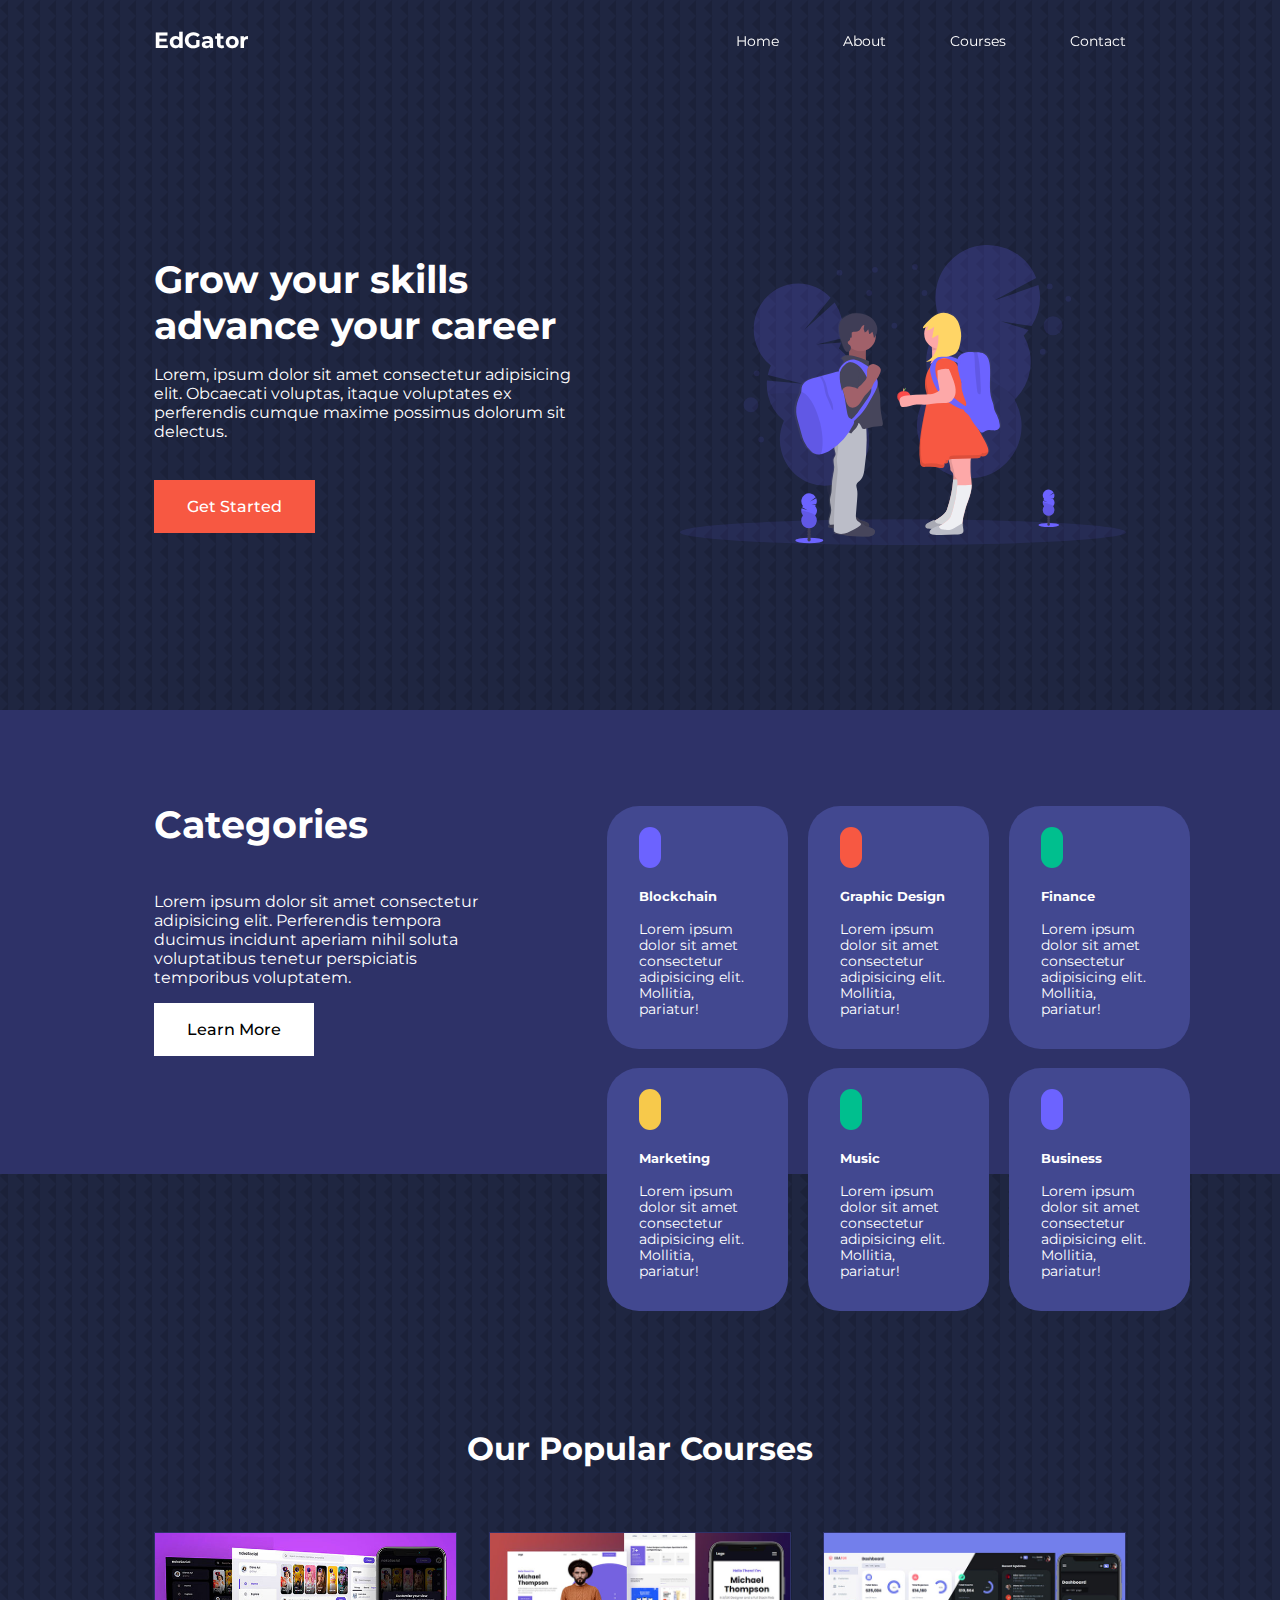
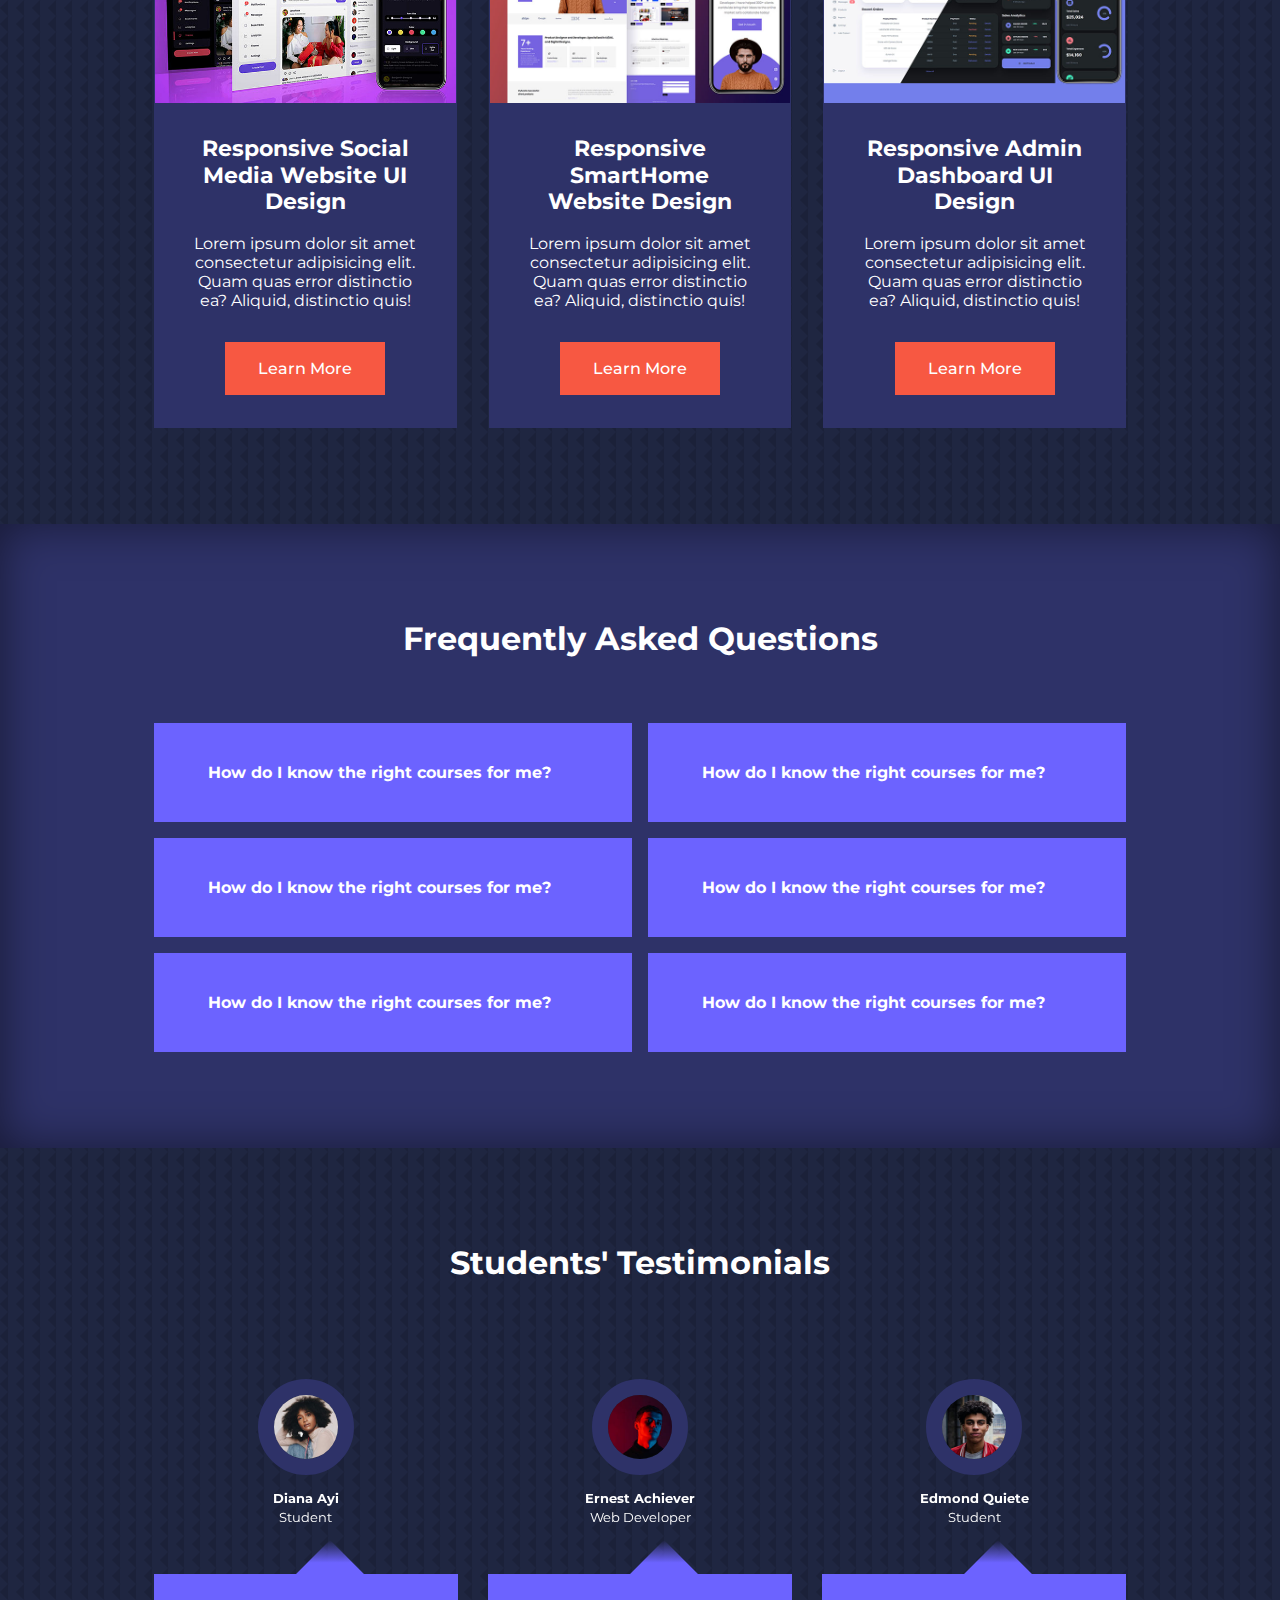
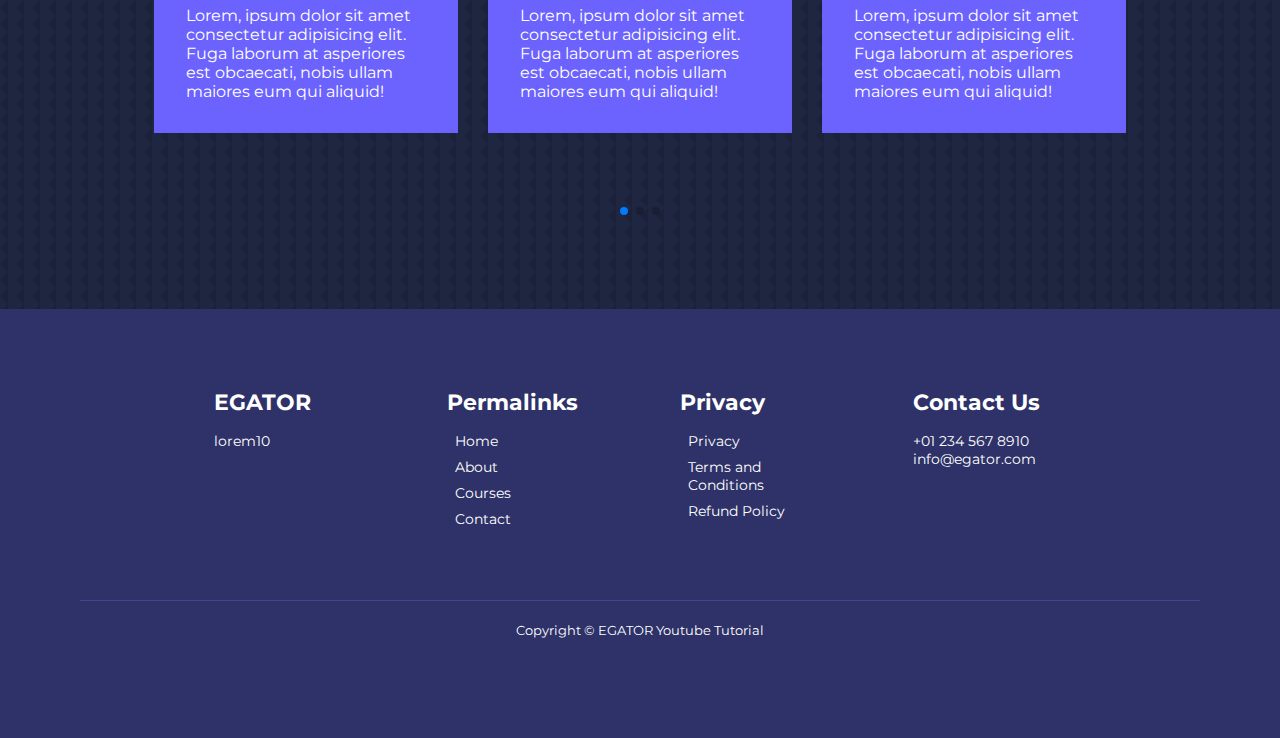
<file: index.html>
<!DOCTYPE html>
<html lang="en">
<head>
    <meta charset="UTF-8">
    <meta http-equiv="X-UA-Compatible" content="IE=edge">
    <meta name="viewport" content="width=device-width, initial-scale=1.0">
    <title>Responsive Multipage Education Website Using HTML, CSS & JavaScript</title>
    <!-- Iconscout CDN -->
    <link rel="stylesheet" href="https://unicons.iconscout.com/release/v2.1.6/css/unicons.css">
    <!-- font families-->
    <link rel="preconnect" href="https://fonts.googleapis.com">
    <link rel="preconnect" href="https://fonts.gstatic.com" crossorigin>
    <link href="https://fonts.googleapis.com/css2?family=Montserrat:wght@300;400;600;700;800&family=Roboto:ital,wght@0,400;0,500;0,700;1,300&display=swap" rel="stylesheet">
    <link rel="stylesheet" href="https://cdn.jsdelivr.net/npm/swiper@8/swiper-bundle.min.css"/>
    <!-- custom css -->
    <link rel="stylesheet" href="css/style.css">
    <style>
        body {
            background-image: url(./images/bg-texture.png);
        }
    </style>
</head>
<body>
    <nav>
        <div class="container nav__container">
            <a href="index.html"><h4>EdGator</h4></a>
            <ul class="nav__menu">
                <li><a href="index.html">Home</a></li>
                <li><a href="about.html">About</a></li>
                <li><a href="courses.html">Courses</a></li>
                <li><a href="contact.html">Contact</a></li>
            </ul>
            <button id="open-menu-btn"><i class="uil uil-bars"></i></button>
            <button id="close-menu-btn"><i class="uil uil-multiply"></i></button>
        </div>
    </nav>
<!-- Header -->
<header>
    <div class="container header__container">
        <div class="header__left">
        <h1>Grow your skills advance your career</h1>
        <p>Lorem, ipsum dolor sit amet consectetur adipisicing elit. Obcaecati voluptas, itaque voluptates ex perferendis cumque maxime possimus dolorum sit delectus.</p>
        <a href="courses.html" class="btn btn-primary">Get Started</a>
        </div>
        <div class="header__right">
            <div class="header__right-image">
                <img src="./images/header.svg" alt="Header Photo">
            </div>
        </div>
    </div>
</header>
<section class="categories">
    <div class="container categories__container">
        <div class="categories_left">
            <h1>Categories</h1>
            <p>Lorem ipsum dolor sit amet consectetur adipisicing elit. Perferendis tempora ducimus incidunt aperiam nihil soluta voluptatibus tenetur perspiciatis temporibus voluptatem.
            </p>
            <a href="#" class="btn">Learn More</a>
        </div>
        <div class="categories_right">
            <article class="category">
                <span class="category__icon"><i class="uil uil-bitcoin-circle"></i></span>
                <h5>Blockchain</h5>
                <p>Lorem ipsum dolor sit amet consectetur adipisicing elit. Mollitia, pariatur!</p>
            </article>
            <article class="category">
                <span class="category__icon"><i class="uil uil-palette"></i></span>
                <h5>Graphic Design</h5>
                <p>Lorem ipsum dolor sit amet consectetur adipisicing elit. Mollitia, pariatur!</p>
            </article>
            <article class="category">
                <span class="category__icon"><i class="uil uil-usd-circle"></i></span>
                <h5>Finance</h5>
                <p>Lorem ipsum dolor sit amet consectetur adipisicing elit. Mollitia, pariatur!</p>
            </article>
            <article class="category">
                <span class="category__icon"><i class="uil uil-megaphone"></i></span>
                <h5>Marketing</h5>
                <p>Lorem ipsum dolor sit amet consectetur adipisicing elit. Mollitia, pariatur!</p>
            </article>
            <article class="category">
                <span class="category__icon"><i class="uil uil-music"></i></span>
                <h5>Music</h5>
                <p>Lorem ipsum dolor sit amet consectetur adipisicing elit. Mollitia, pariatur!</p>
            </article>
            <article class="category">
                <span class="category__icon"><i class="uil uil-puzzle-piece"></i></span>
                <h5>Business</h5>
                <p>Lorem ipsum dolor sit amet consectetur adipisicing elit. Mollitia, pariatur!</p>
            </article>
        </div>
    </div>
</section>

<!-- Begin Courses -->

<section class="courses"> 
    <h2>Our Popular Courses</h2>

    <div class="container courses__container">
        <article class="course">
            <div class="course__image">
                <img src="./images/course1.jpg" alt="course one">
            </div>
            <div class="course__info">
                <h4>Responsive Social Media Website UI Design</h4>
                <p>Lorem ipsum dolor sit amet consectetur adipisicing elit. Quam quas error distinctio ea? Aliquid, distinctio quis!</p>
            <a href="courses.html" class="btn btn-primary">Learn More</a>
            </div>
        </article>
        <article class="course">
            <div class="course__image">
                <img src="./images/course2.jpg" alt="course one">
            </div>
            <div class="course__info">
                <h4>Responsive SmartHome Website Design</h4>
                <p>Lorem ipsum dolor sit amet consectetur adipisicing elit. Quam quas error distinctio ea? Aliquid, distinctio quis!</p>
                <a href="courses.html" class="btn btn-primary">Learn More</a>
            </div>
        </article>
        <article class="course">
            <div class="course__image">
                <img src="./images/course3.jpg" alt="course one">
            </div>
           <div class="course__info">
            <h4>Responsive Admin Dashboard UI Design</h4>
            <p>Lorem ipsum dolor sit amet consectetur adipisicing elit. Quam quas error distinctio ea? Aliquid, distinctio quis!</p>
            <a href="courses.html" class="btn btn-primary">Learn More</a>
           </div>
        </article>     
    </div>
</section>

<!-- FAQs section -->
<section class="faqs">
    <h2>Frequently Asked Questions</h2>
    <div class="container faqs__container">
        <article class="faq">
            <div class="faq_icon"><i class="uil uil-plus"></i></div>
            <div class="question__answer">
                <h4>How do I know the right courses for me?</h4>
                <p>Lorem ipsum dolor sit amet consectetur adipisicing elit. Soluta, dolores.</p>
            </div>
        </article>
        <article class="faq">
            <div class="faq_icon"><i class="uil uil-plus"></i></div>
            <div class="question__answer">
                <h4>How do I know the right courses for me?</h4>
                <p>Lorem ipsum dolor sit amet consectetur adipisicing elit. Soluta, dolores.</p>
            </div>
        </article>
        <article class="faq">
            <div class="faq_icon"><i class="uil uil-plus"></i></div>
            <div class="question__answer">
                <h4>How do I know the right courses for me?</h4>
                <p>Lorem ipsum dolor sit amet consectetur adipisicing elit. Soluta, dolores.</p>
            </div>
        </article>
        <article class="faq">
            <div class="faq_icon"><i class="uil uil-plus"></i></div>
            <div class="question__answer">
                <h4>How do I know the right courses for me?</h4>
                <p>Lorem ipsum dolor sit amet consectetur adipisicing elit. Soluta, dolores.</p>
            </div>
        </article>
        <article class="faq">
            <div class="faq_icon"><i class="uil uil-plus"></i></div>
            <div class="question__answer">
                <h4>How do I know the right courses for me?</h4>
                <p>Lorem ipsum dolor sit amet consectetur adipisicing elit. Soluta, dolores.</p>
            </div>
        </article>
        <article class="faq">
            <div class="faq_icon"><i class="uil uil-plus"></i></div>
            <div class="question__answer">
                <h4>How do I know the right courses for me?</h4>
                <p>Lorem ipsum dolor sit amet consectetur adipisicing elit. Soluta, dolores.</p>
            </div>
        </article>
    </div>
</section>
<!-- Testimonials section -->
<section class="container testimonials__container mySwiper">
    <h2>Students' Testimonials</h2>
    <div class="swiper-wrapper">
        <article class="testimonial swiper-slide">
            <div class="avatar">
                <img src="./images/avatar1.jpg" alt="">
            </div>
            <div class="testimonial__info">
                <h5>Diana Ayi</h5>
                <small>Student</small>
            </div>
            <div class="testimonial__body">
                Lorem, ipsum dolor sit amet consectetur adipisicing elit. Fuga laborum at asperiores est obcaecati, nobis ullam maiores eum qui aliquid!
            </div>
        </article>
        <article class="testimonial swiper-slide">
            <div class="avatar">
                <img src="./images/avatar2.jpg" alt="">
            </div>
            <div class="testimonial__info">
                <h5>Ernest Achiever</h5>
                <small>Web Developer</small>
            </div>
            <div class="testimonial__body">
                Lorem, ipsum dolor sit amet consectetur adipisicing elit. Fuga laborum at asperiores est obcaecati, nobis ullam maiores eum qui aliquid!
            </div>
        </article>
        <article class="testimonial swiper-slide">
            <div class="avatar">
                <img src="./images/avatar3.jpg" alt="">
            </div>
            <div class="testimonial__info">
                <h5>Edmond Quiete</h5>
                <small>Student</small>
            </div>
            <div class="testimonial__body">
                Lorem, ipsum dolor sit amet consectetur adipisicing elit. Fuga laborum at asperiores est obcaecati, nobis ullam maiores eum qui aliquid!
            </div>
        </article>
        <article class="testimonial swiper-slide">
            <div class="avatar">
                <img src="./images/avatar4.jpg" alt="">
            </div>
            <div class="testimonial__info">
                <h5>Edmond Quiete</h5>
                <small>Student</small>
            </div>
            <div class="testimonial__body">
                Lorem, ipsum dolor sit amet consectetur adipisicing elit. Fuga laborum at asperiores est obcaecati, nobis ullam maiores eum qui aliquid!
            </div>
        </article>
        <article class="testimonial swiper-slide">
            <div class="avatar">
                <img src="./images/avatar5.jpg" alt="">
            </div>
            <div class="testimonial__info">
                <h5>Edmond Quiete</h5>
                <small>Student</small>
            </div>
            <div class="testimonial__body">
                Lorem, ipsum dolor sit amet consectetur adipisicing elit. Fuga laborum at asperiores est obcaecati, nobis ullam maiores eum qui aliquid!
            </div>
        </article>
    </div>
    <div class="swiper-pagination"></div>
</section>


<footer class="footer">
    <div class="container footer__container">
        <div class="footer__1">
            <a href="index.html" class="footer__logo"><h4>EGATOR</h4></a>
            <p>lorem10</p>
        </div>
        <div class="footer__2">
            <h4>Permalinks</h4>
            <ul class="permalinks">
                <li><a href="index.html">Home</a></li>
                <li><a href="about.html">About</a></li>
                <li><a href="courses.html">Courses</a></li>
                <li><a href="contact.html">Contact</a></li>
            </ul>
        </div>
        <div class="footer__3">
            <h4>Privacy</h4>
            <ul class="privacy">
                <li><a href="#">Privacy</a></li>
                <li><a href="#">Terms and Conditions</a></li>
                <li><a href="#">Refund Policy</a></li>
            </ul>
        </div>
        <div class="footer__4">
            <h4>Contact Us</h4>
            <div>
                <p>+01 234 567 8910</p>
                <p>info@egator.com</p>
                <ul class="footer__social">
                    <li><a href="#" class="uil uil-facebook-f"></a></li>
                    <li><a href="#" class="uil uil-instagram-alt"></a></li>
                    <li><a href="#" class="uil uil-twitter"></a></li>
                    <li><a href="#" class="uil uil-linkedin-alt"></a></li>
                </ul>
            </div>
        </div>
        
    </div>
    <div class="footer__copyright">
        <small>Copyright &copy; EGATOR Youtube Tutorial </small>
    </div>
</footer>









<script src="https://cdn.jsdelivr.net/npm/swiper@8/swiper-bundle.min.js"></script>

<script src="main.js"></script>

</body>
</html>
</file>
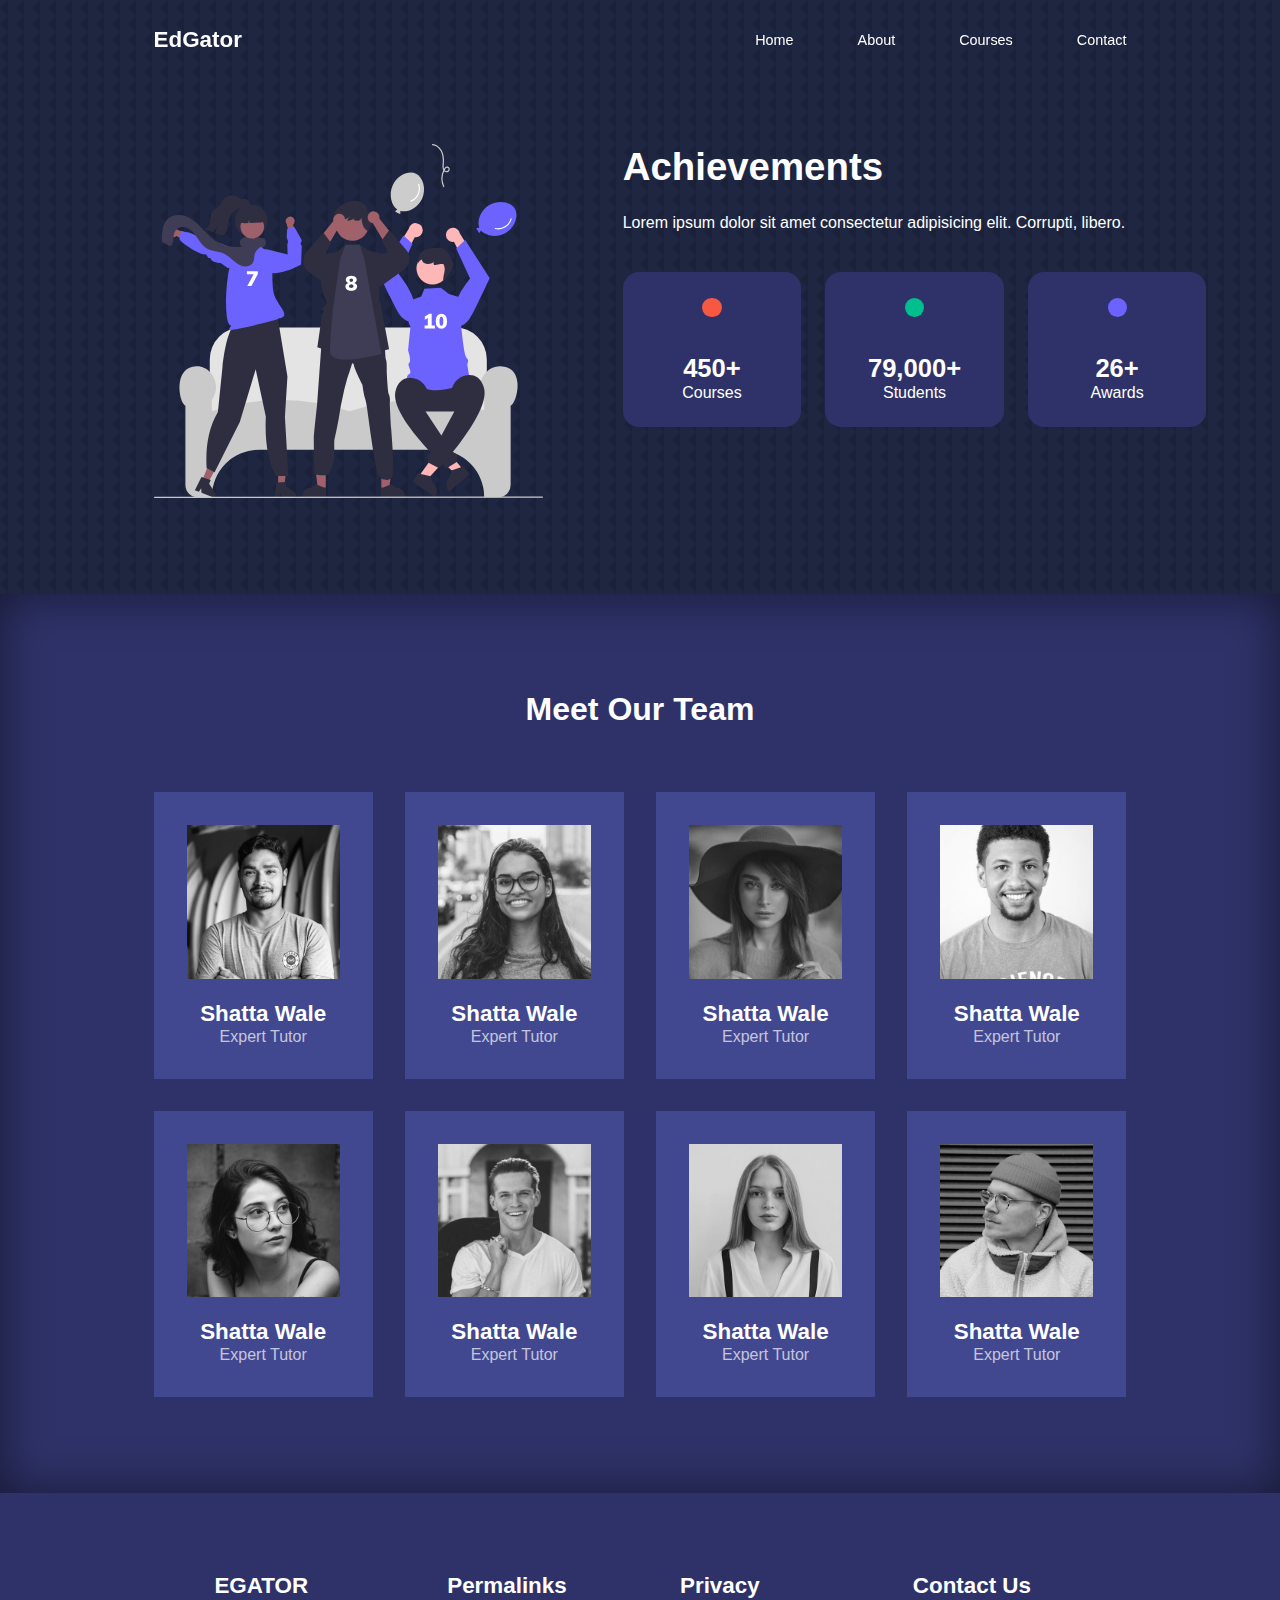
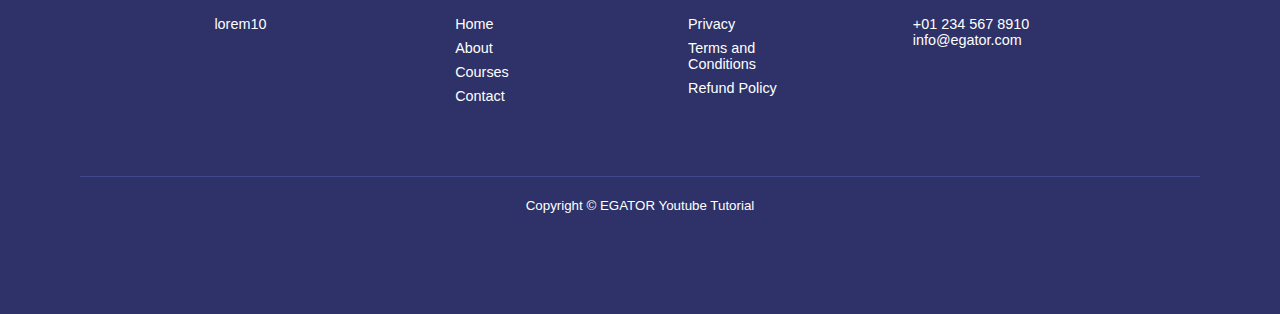
<file: about.html>
<!DOCTYPE html>
<html lang="en">
<head>
    <meta charset="UTF-8">
    <meta http-equiv="X-UA-Compatible" content="IE=edge">
    <meta name="viewport" content="width=device-width, initial-scale=1.0">
    <title>Responsive Multipage Education Website Using HTML, CSS & JavaScript</title>
    <!-- Iconscout CDN -->
    <link rel="stylesheet" href="https://unicons.iconscout.com/release/v2.1.6/css/unicons.css">
    <!-- font families-->
    <link rel="preconnect" href="https://fonts.googleapis.com">
    <link rel="preconnect" href="https://fonts.gstatic.com" crossorigin>
   
    <!-- custom css -->
    <link rel="stylesheet" href="css/style.css">
    <link rel="stylesheet" href="css/about.css">

    <style>
        body {
            background-image: url(./images/bg-texture.png);
        }
    </style>
</head>
<body>
    <nav>
        <div class="container nav__container">
            <a href="index.html"><h4>EdGator</h4></a>
            <ul class="nav__menu">
                <li><a href="index.html">Home</a></li>
                <li><a href="about.html">About</a></li>
                <li><a href="courses.html">Courses</a></li>
                <li><a href="contact.html">Contact</a></li>
            </ul>
            <button id="open-menu-btn"><i class="uil uil-bars"></i></button>
            <button id="close-menu-btn"><i class="uil uil-multiply"></i></button>
        </div>
    </nav>
<section class="about__achievements">
    <div class="container about__achievements-container">
        <div class="about__achievements-left">
            <img src="./images/about achievements.svg" alt="about">
        </div>
        <div class="about__achievements-right">
            <h1>Achievements</h1>
            <p>Lorem ipsum dolor sit amet consectetur adipisicing elit. Corrupti, libero.</p>
        <div class="achievements__cards">
            <article class="achievements__card">
                <span class="achievement__icon">
                    <i class="uil uil-video"></i>
                </span>
                <h3>450+</h3>
                <p>Courses</p>
            </article>
            <article class="achievements__card">
                <span class="achievement__icon">
                    <i class="uil uil-users-alt"></i>
                </span>
                <h3>79,000+</h3>
                <p>Students</p>
            </article>
            <article class="achievements__card">
                <span class="achievement__icon">
                    <i class="uil uil-trophy"></i>
                </span>
                <h3>26+</h3>
                <p>Awards</p>
            </article>
        </div>
        </div>
    </div>
</section>

<!-- Begin Meet Our Team -->
<section class="team">
    <h2>Meet Our Team</h2>
    <div class="container team__container">
        <article class="team__member">
            <div class="team__member-image">
                <img src="./images/tm1.jpg" alt="team member">
            </div>
            <div class="div team__member-info">
                <h4>Shatta Wale</h4>
                <p>Expert Tutor</p>
            </div>
            <div class="team__member-socials">
                <a href="https://instagram.com" target="_blank"><i class="uil uil-instagram"></i></a>
                <a href="https://twitter.com" target="_blank"><i class="uil uil-twitter-alt"></i></a>
                <a href="https://linkedin.com" target="_blank"><i class="uil uil-linkedin-alt"></i></a>
            </div>
        </article>
        <article class="team__member">
            <div class="team__member-image">
                <img src="./images/tm2.jpg" alt="team member">
            </div>
            <div class="div team__member-info">
                <h4>Shatta Wale</h4>
                <p>Expert Tutor</p>
            </div>
            <div class="team__member-socials">
                <a href="https://instagram.com" target="_blank"><i class="uil uil-instagram"></i></a>
                <a href="https://twitter.com" target="_blank"><i class="uil uil-twitter-alt"></i></a>
                <a href="https://linkedin.com" target="_blank"><i class="uil uil-linkedin-alt"></i></a>
            </div>
        </article>
        <article class="team__member">
            <div class="team__member-image">
                <img src="./images/tm3.jpg" alt="team member">
            </div>
            <div class="div team__member-info">
                <h4>Shatta Wale</h4>
                <p>Expert Tutor</p>
            </div>
            <div class="team__member-socials">
                <a href="https://instagram.com" target="_blank"><i class="uil uil-instagram"></i></a>
                <a href="https://twitter.com" target="_blank"><i class="uil uil-twitter-alt"></i></a>
                <a href="https://linkedin.com" target="_blank"><i class="uil uil-linkedin-alt"></i></a>
            </div>
        </article>
        <article class="team__member">
            <div class="team__member-image">
                <img src="./images/tm4.jpg" alt="team member">
            </div>
            <div class="div team__member-info">
                <h4>Shatta Wale</h4>
                <p>Expert Tutor</p>
            </div>
            <div class="team__member-socials">
                <a href="https://instagram.com" target="_blank"><i class="uil uil-instagram"></i></a>
                <a href="https://twitter.com" target="_blank"><i class="uil uil-twitter-alt"></i></a>
                <a href="https://linkedin.com" target="_blank"><i class="uil uil-linkedin-alt"></i></a>
            </div>
        </article>
        <article class="team__member">
            <div class="team__member-image">
                <img src="./images/tm5.jpg" alt="team member">
            </div>
            <div class="div team__member-info">
                <h4>Shatta Wale</h4>
                <p>Expert Tutor</p>
            </div>
            <div class="team__member-socials">
                <a href="https://instagram.com" target="_blank"><i class="uil uil-instagram"></i></a>
                <a href="https://twitter.com" target="_blank"><i class="uil uil-twitter-alt"></i></a>
                <a href="https://linkedin.com" target="_blank"><i class="uil uil-linkedin-alt"></i></a>
            </div>
        </article>
        <article class="team__member">
            <div class="team__member-image">
                <img src="./images/tm6.jpg" alt="team member">
            </div>
            <div class="div team__member-info">
                <h4>Shatta Wale</h4>
                <p>Expert Tutor</p>
            </div>
            <div class="team__member-socials">
                <a href="https://instagram.com" target="_blank"><i class="uil uil-instagram"></i></a>
                <a href="https://twitter.com" target="_blank"><i class="uil uil-twitter-alt"></i></a>
                <a href="https://linkedin.com" target="_blank"><i class="uil uil-linkedin-alt"></i></a>
            </div>
        </article>
        <article class="team__member">
            <div class="team__member-image">
                <img src="./images/tm7.jpg" alt="team member">
            </div>
            <div class="div team__member-info">
                <h4>Shatta Wale</h4>
                <p>Expert Tutor</p>
            </div>
            <div class="team__member-socials">
                <a href="https://instagram.com" target="_blank"><i class="uil uil-instagram"></i></a>
                <a href="https://twitter.com" target="_blank"><i class="uil uil-twitter-alt"></i></a>
                <a href="https://linkedin.com" target="_blank"><i class="uil uil-linkedin-alt"></i></a>
            </div>
        </article>
        <article class="team__member">
            <div class="team__member-image">
                <img src="./images/tm8.jpg" alt="team member">
            </div>
            <div class="div team__member-info">
                <h4>Shatta Wale</h4>
                <p>Expert Tutor</p>
            </div>
            <div class="team__member-socials">
                <a href="https://instagram.com" target="_blank"><i class="uil uil-instagram"></i></a>
                <a href="https://twitter.com" target="_blank"><i class="uil uil-twitter-alt"></i></a>
                <a href="https://linkedin.com" target="_blank"><i class="uil uil-linkedin-alt"></i></a>
            </div>
        </article>
    </div>
</section>
<footer class="footer">
    <div class="container footer__container">
        <div class="footer__1">
            <a href="index.html" class="footer__logo"><h4>EGATOR</h4></a>
            <p>lorem10</p>
        </div>
        <div class="footer__2">
            <h4>Permalinks</h4>
            <ul class="permalinks">
                <li><a href="index.html">Home</a></li>
                <li><a href="about.html">About</a></li>
                <li><a href="courses.html">Courses</a></li>
                <li><a href="contact.html">Contact</a></li>
            </ul>
        </div>
        <div class="footer__3">
            <h4>Privacy</h4>
            <ul class="privacy">
                <li><a href="#">Privacy</a></li>
                <li><a href="#">Terms and Conditions</a></li>
                <li><a href="#">Refund Policy</a></li>
            </ul>
        </div>
        <div class="footer__4">
            <h4>Contact Us</h4>
            <div>
                <p>+01 234 567 8910</p>
                <p>info@egator.com</p>
                <ul class="footer__social">
                    <li><a href="#" class="uil uil-facebook-f"></a></li>
                    <li><a href="#" class="uil uil-instagram-alt"></a></li>
                    <li><a href="#" class="uil uil-twitter"></a></li>
                    <li><a href="#" class="uil uil-linkedin-alt"></a></li>
                </ul>
            </div>
        </div>
        
    </div>
    <div class="footer__copyright">
        <small>Copyright &copy; EGATOR Youtube Tutorial </small>
    </div>
</footer>

<script src="https://cdn.jsdelivr.net/npm/swiper@8/swiper-bundle.min.js"></script>

<script src="main.js"></script>

</body>
</html>
</file>
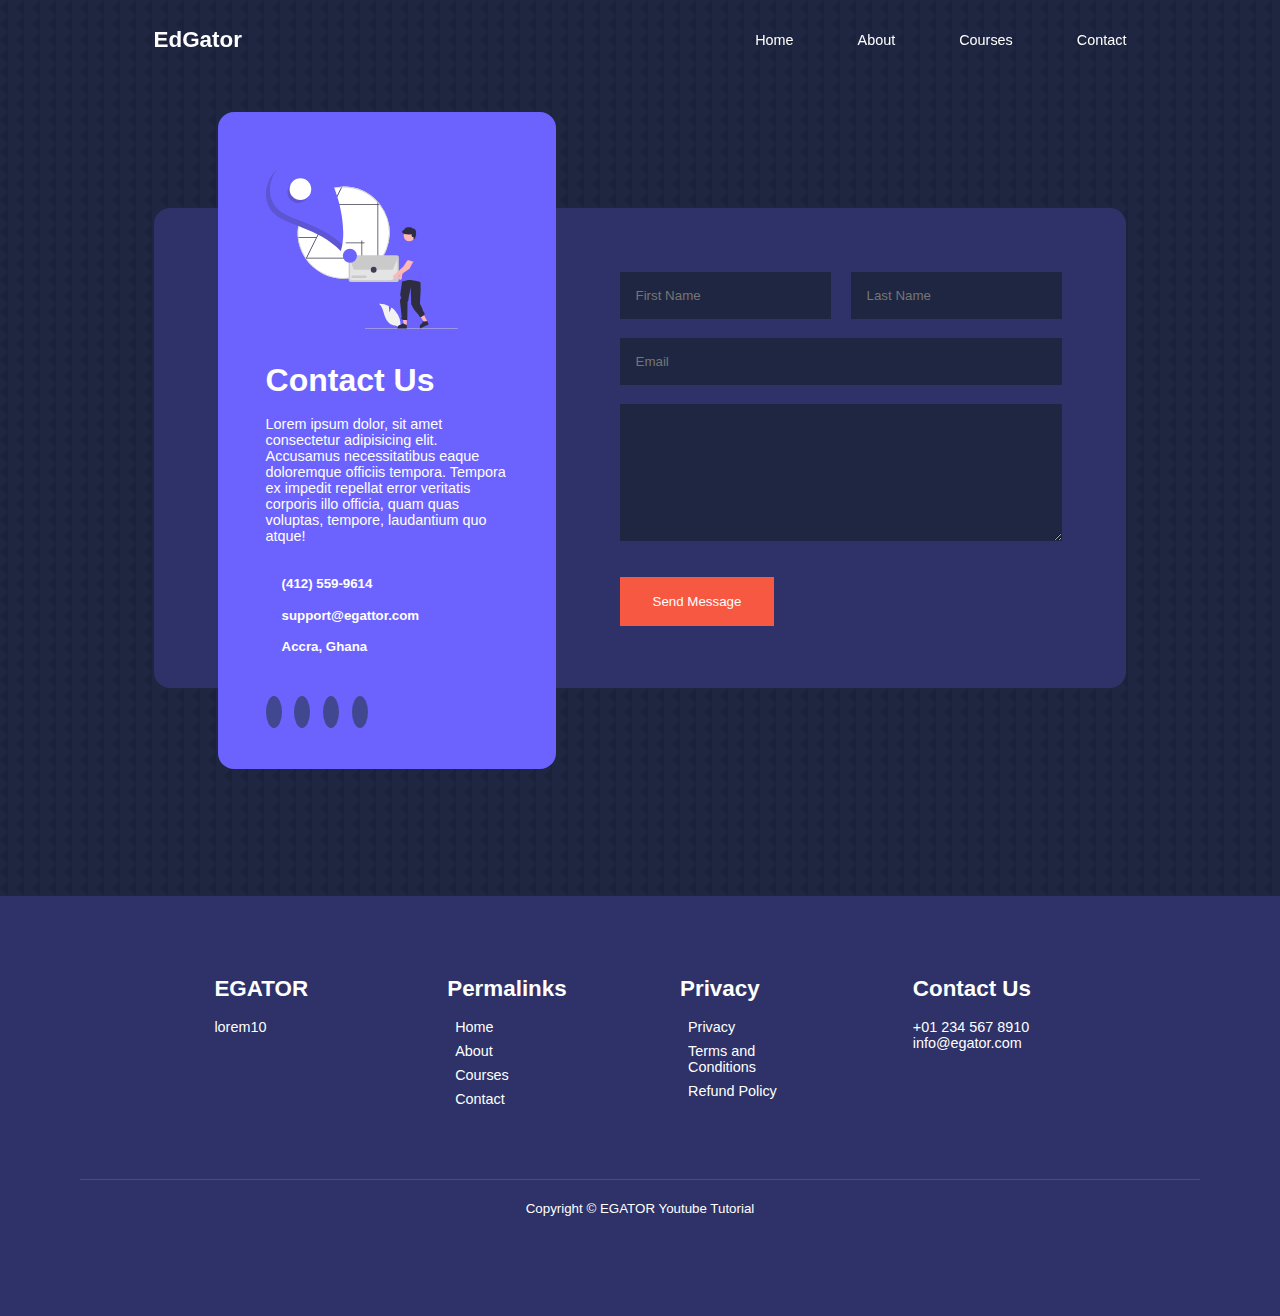
<file: contact.html>
<!DOCTYPE html>
<html lang="en">
<head>
    <meta charset="UTF-8">
    <meta http-equiv="X-UA-Compatible" content="IE=edge">
    <meta name="viewport" content="width=device-width, initial-scale=1.0">
    <title>Responsive Multipage Education Website Using HTML, CSS & JavaScript</title>
    <!-- Iconscout CDN -->
    <link rel="stylesheet" href="https://unicons.iconscout.com/release/v2.1.6/css/unicons.css">
    <!-- font families-->
    <link rel="preconnect" href="https://fonts.googleapis.com">
    <link rel="preconnect" href="https://fonts.gstatic.com" crossorigin>
   
    <!-- custom css -->
    <link rel="stylesheet" href="css/style.css">
    <link rel="stylesheet" href="css/contact.css">
    <style>
        body {
            background-image: url(./images/bg-texture.png);
        }
    </style>
</head>
<body>
    <nav>
        <div class="container nav__container">
            <a href="index.html"><h4>EdGator</h4></a>
            <ul class="nav__menu">
                <li><a href="index.html">Home</a></li>
                <li><a href="about.html">About</a></li>
                <li><a href="courses.html">Courses</a></li>
                <li><a href="contact.html">Contact</a></li>
            </ul>
            <button id="open-menu-btn"><i class="uil uil-bars"></i></button>
            <button id="close-menu-btn"><i class="uil uil-multiply"></i></button>
        </div>
    </nav>
<section class="contact">
    <div class="container contact__container">
        <aside class="contact__aside">
            <div class="aside__image">
                <img src="./images/contact.svg" alt="Contact">
            </div>
            <h2>Contact Us</h2>
            <p>Lorem ipsum dolor, sit amet consectetur adipisicing elit. Accusamus necessitatibus eaque doloremque officiis tempora. Tempora ex impedit repellat error veritatis corporis illo officia, quam quas voluptas, tempore, laudantium quo atque!</p>
            <ul class="contact__details">
                <li>
                    <i class="uil uil-phone-times"></i>
                    <h5>(412) 559-9614</h5>
                </li>
                <li>
                    <i class="uil uil-phone-times"></i>
                    <h5>support@egattor.com</h5>
                </li>
                <li>
                    <i class="uil uil-phone-times"></i>
                    <h5>Accra, Ghana</h5>
                </li>
            </ul>
            <ul class="contact__socials">
                <li>
                    <a href="https://facebook.com">
                        <i class="uil uil-facebook-f"></i>
                    </a>
                </li>
                <li>
                    <a href="https://instagram.com">
                        <i class="uil uil-instagram"></i>
                    </a>
                </li>
                <li>
                    <a href="https://twitter.com">
                        <i class="uil uil-twitter"></i>
                    </a>
                </li>
                <li>
                    <a href="https://linkedein.com">
                        <i class="uil uil-linkedin-alt"></i>
                    </a>
                </li>
            </ul>
        </aside>
        <form action="https://formspree.io/f/xayznodw" method="post" class="contact__form">
            <div class="form__name">
                <input type="text" name="First Name" placeholder="First Name" required>
                <input type="text" name="Last Name" placeholder="Last Name" required>
            </div>
            <input type="email" name="Email Address" placeholder="Email">
            <textarea name="Message" id="" cols="30" rows="7" required></textarea>
            <button type="submit" class="btn btn-primary">Send Message</button>
        </form>
    </div>
</section>
<footer class="footer">
    <div class="container footer__container">
        <div class="footer__1">
            <a href="index.html" class="footer__logo"><h4>EGATOR</h4></a>
            <p>lorem10</p>
        </div>
        <div class="footer__2">
            <h4>Permalinks</h4>
            <ul class="permalinks">
                <li><a href="index.html">Home</a></li>
                <li><a href="about.html">About</a></li>
                <li><a href="courses.html">Courses</a></li>
                <li><a href="contact.html">Contact</a></li>
            </ul>
        </div>
        <div class="footer__3">
            <h4>Privacy</h4>
            <ul class="privacy">
                <li><a href="#">Privacy</a></li>
                <li><a href="#">Terms and Conditions</a></li>
                <li><a href="#">Refund Policy</a></li>
            </ul>
        </div>
        <div class="footer__4">
            <h4>Contact Us</h4>
            <div>
                <p>+01 234 567 8910</p>
                <p>info@egator.com</p>
                <ul class="footer__social">
                    <li><a href="#" class="uil uil-facebook-f"></a></li>
                    <li><a href="#" class="uil uil-instagram-alt"></a></li>
                    <li><a href="#" class="uil uil-twitter"></a></li>
                    <li><a href="#" class="uil uil-linkedin-alt"></a></li>
                </ul>
            </div>
        </div>
        
    </div>
    <div class="footer__copyright">
        <small>Copyright &copy; EGATOR Youtube Tutorial </small>
    </div>
</footer>

<script src="https://cdn.jsdelivr.net/npm/swiper@8/swiper-bundle.min.js"></script>

<script src="main.js"></script>

</body>
</html>
</file>
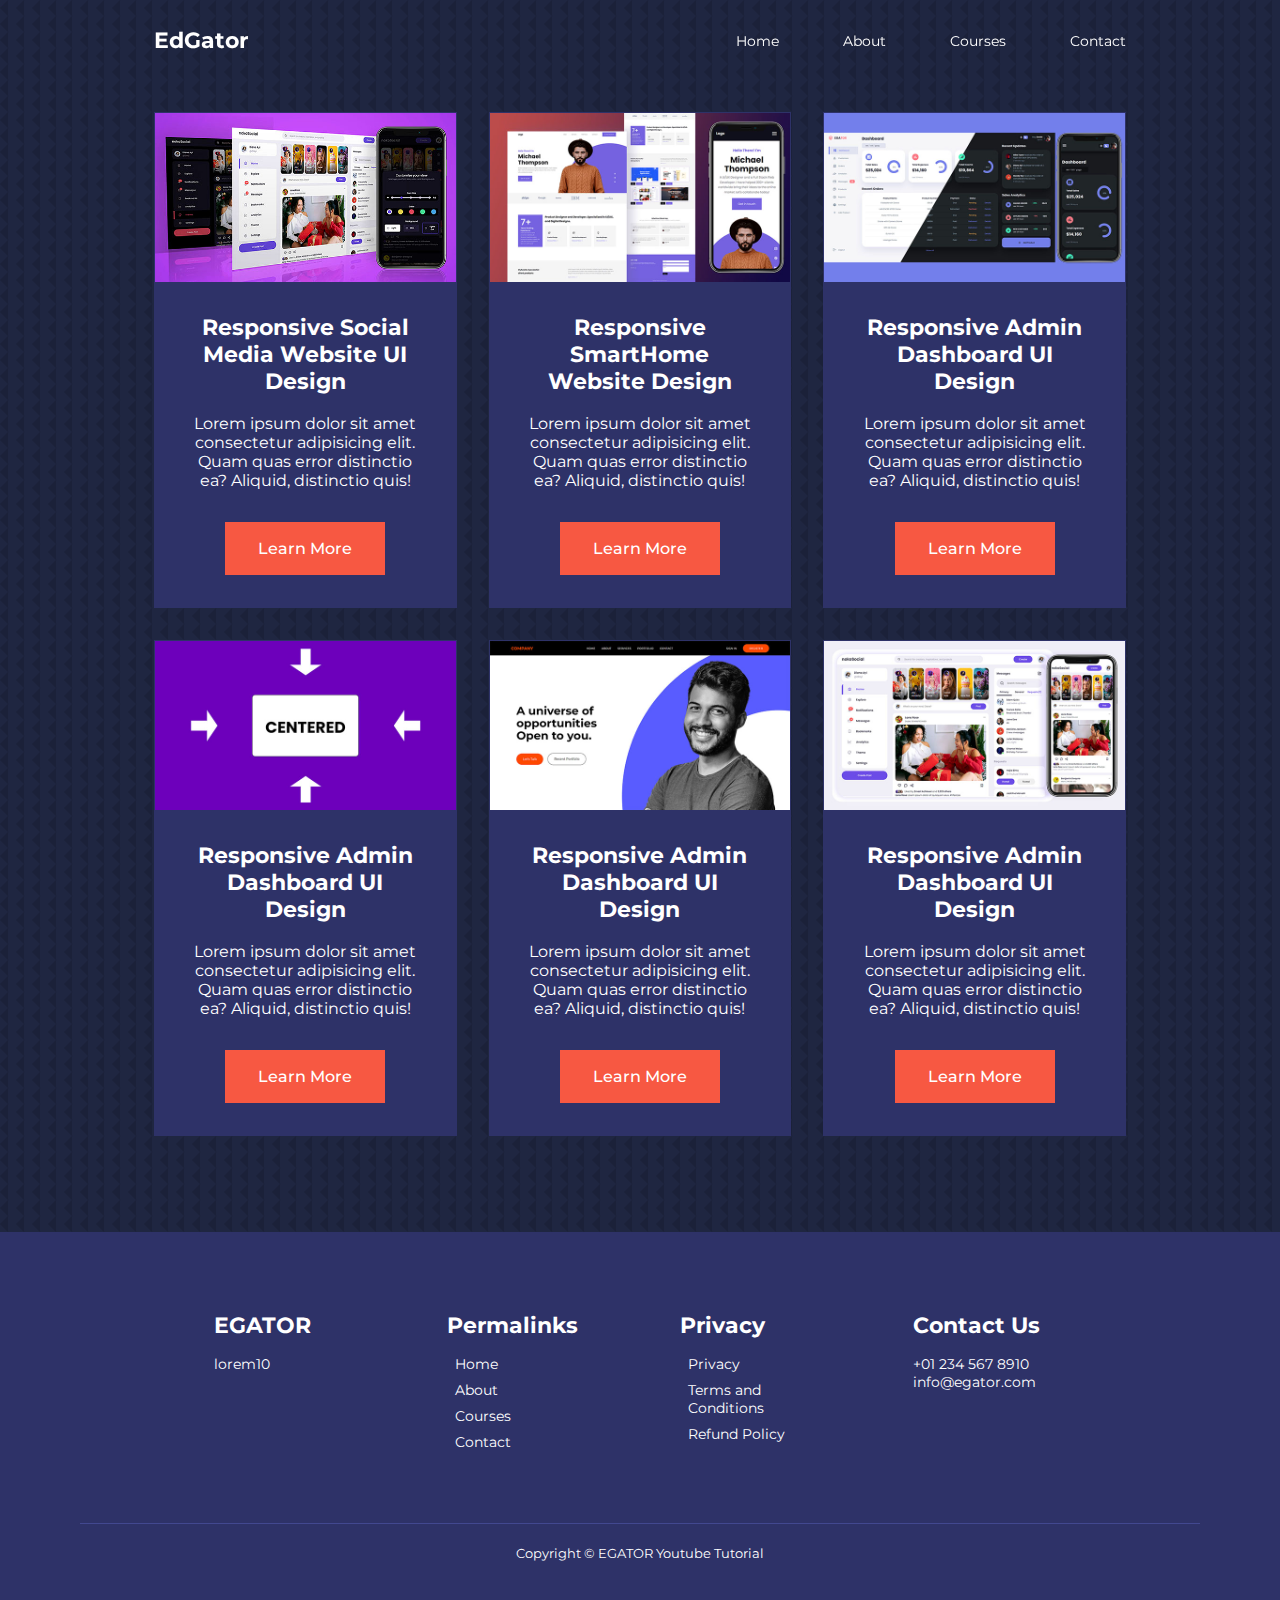
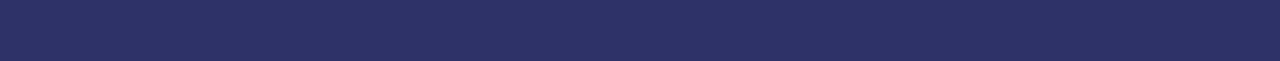
<file: courses.html>
<!DOCTYPE html>
<html lang="en">
<head>
    <meta charset="UTF-8">
    <meta http-equiv="X-UA-Compatible" content="IE=edge">
    <meta name="viewport" content="width=device-width, initial-scale=1.0">
    <title>Responsive Multipage Education Website Using HTML, CSS & JavaScript</title>
    <!-- Iconscout CDN -->
    <link rel="stylesheet" href="https://unicons.iconscout.com/release/v2.1.6/css/unicons.css">
    <!-- font families-->
    <link rel="preconnect" href="https://fonts.googleapis.com">
    <link rel="preconnect" href="https://fonts.gstatic.com" crossorigin>
    <link href="https://fonts.googleapis.com/css2?family=Montserrat:wght@300;400;600;700;800&family=Roboto:ital,wght@0,400;0,500;0,700;1,300&display=swap" rel="stylesheet">
    <link rel="stylesheet" href="https://cdn.jsdelivr.net/npm/swiper@8/swiper-bundle.min.css"/>
    <!-- custom css -->
    <link rel="stylesheet" href="css/style.css">
    <style>
        body {
            background-image: url(./images/bg-texture.png);
        }
        .courses {
            margin-top: 1rem;
        }
    </style>
</head>
<body>
    <nav>
        <div class="container nav__container">
            <a href="index.html"><h4>EdGator</h4></a>
            <ul class="nav__menu">
                <li><a href="index.html">Home</a></li>
                <li><a href="about.html">About</a></li>
                <li><a href="courses.html">Courses</a></li>
                <li><a href="contact.html">Contact</a></li>
            </ul>
            <button id="open-menu-btn"><i class="uil uil-bars"></i></button>
            <button id="close-menu-btn"><i class="uil uil-multiply"></i></button>
        </div>
    </nav>

<!-- Begin Courses -->

<section class="courses"> 
   

    <div class="container courses__container">
        <article class="course">
            <div class="course__image">
                <img src="./images/course1.jpg" alt="course one">
            </div>
            <div class="course__info">
                <h4>Responsive Social Media Website UI Design</h4>
                <p>Lorem ipsum dolor sit amet consectetur adipisicing elit. Quam quas error distinctio ea? Aliquid, distinctio quis!</p>
            <a href="courses.html" class="btn btn-primary">Learn More</a>
            </div>
        </article>
        <article class="course">
            <div class="course__image">
                <img src="./images/course2.jpg" alt="course two">
            </div>
            <div class="course__info">
                <h4>Responsive SmartHome Website Design</h4>
                <p>Lorem ipsum dolor sit amet consectetur adipisicing elit. Quam quas error distinctio ea? Aliquid, distinctio quis!</p>
                <a href="courses.html" class="btn btn-primary">Learn More</a>
            </div>
        </article>
        <article class="course">
            <div class="course__image">
                <img src="./images/course3.jpg" alt="course three">
            </div>
           <div class="course__info">
            <h4>Responsive Admin Dashboard UI Design</h4>
            <p>Lorem ipsum dolor sit amet consectetur adipisicing elit. Quam quas error distinctio ea? Aliquid, distinctio quis!</p>
            <a href="courses.html" class="btn btn-primary">Learn More</a>
           </div>
        </article>
        <article class="course">
            <div class="course__image">
                <img src="./images/course4.jpg" alt="course four">
            </div>
           <div class="course__info">
            <h4>Responsive Admin Dashboard UI Design</h4>
            <p>Lorem ipsum dolor sit amet consectetur adipisicing elit. Quam quas error distinctio ea? Aliquid, distinctio quis!</p>
            <a href="courses.html" class="btn btn-primary">Learn More</a>
           </div>
        </article>
        <article class="course">
            <div class="course__image">
                <img src="./images/course5.jpg" alt="course five">
            </div>
           <div class="course__info">
            <h4>Responsive Admin Dashboard UI Design</h4>
            <p>Lorem ipsum dolor sit amet consectetur adipisicing elit. Quam quas error distinctio ea? Aliquid, distinctio quis!</p>
            <a href="courses.html" class="btn btn-primary">Learn More</a>
           </div>
        </article>
        <article class="course">
            <div class="course__image">
                <img src="./images/course6.jpg" alt="course six">
            </div>
           <div class="course__info">
            <h4>Responsive Admin Dashboard UI Design</h4>
            <p>Lorem ipsum dolor sit amet consectetur adipisicing elit. Quam quas error distinctio ea? Aliquid, distinctio quis!</p>
            <a href="courses.html" class="btn btn-primary">Learn More</a>
           </div>
        </article>     
    </div>
</section>




<footer class="footer">
    <div class="container footer__container">
        <div class="footer__1">
            <a href="index.html" class="footer__logo"><h4>EGATOR</h4></a>
            <p>lorem10</p>
        </div>
        <div class="footer__2">
            <h4>Permalinks</h4>
            <ul class="permalinks">
                <li><a href="index.html">Home</a></li>
                <li><a href="about.html">About</a></li>
                <li><a href="courses.html">Courses</a></li>
                <li><a href="contact.html">Contact</a></li>
            </ul>
        </div>
        <div class="footer__3">
            <h4>Privacy</h4>
            <ul class="privacy">
                <li><a href="#">Privacy</a></li>
                <li><a href="#">Terms and Conditions</a></li>
                <li><a href="#">Refund Policy</a></li>
            </ul>
        </div>
        <div class="footer__4">
            <h4>Contact Us</h4>
            <div>
                <p>+01 234 567 8910</p>
                <p>info@egator.com</p>
                <ul class="footer__social">
                    <li><a href="#" class="uil uil-facebook-f"></a></li>
                    <li><a href="#" class="uil uil-instagram-alt"></a></li>
                    <li><a href="#" class="uil uil-twitter"></a></li>
                    <li><a href="#" class="uil uil-linkedin-alt"></a></li>
                </ul>
            </div>
        </div>
        
    </div>
    <div class="footer__copyright">
        <small>Copyright &copy; EGATOR Youtube Tutorial </small>
    </div>
</footer>









<script src="https://cdn.jsdelivr.net/npm/swiper@8/swiper-bundle.min.js"></script>

<script src="main.js"></script>

</body>
</html>
</file>
<file: css/style.css>
* {
    margin: 0;
    padding: 0;
    border: 0;
    outline: 0;
    text-decoration: none;
    list-style: none;
    box-sizing: border-box;
}

:root {
    --color-primary: #6c63ff;
    --color-success: #00bf8e;
    --color-warning: #f7c94b;
    --color-danger: #f75842;
    --color-danger-variant: rgba(247, 88,66, 0.4);
    --color-white: #fff;
    --color-light: rgba(255,255,255,0.7);
    --color-black: #000;
    --color-bg: #1f2641;
    --color-bg1: #2e3268;
    --color-bg2: #424890;

    --container-width-lg: 76%;
    --container-width-md: 90%;
    --container-width-sm: 94%;

    --transition: all 400ms ease;

    --box-shadow: 0px 16px 10px 0px rgba(0,0,0,0.34);

}

body {
    font-family: 'Montserrat', sans-serif;
    color: var(--color-white);
    background-color: var(--color-bg);
    
}


.container {
    width: var(--container-width-lg);
    margin: 0 auto;
}
section {
    padding: 6rem 0;
}

section h2 {
    text-align: center;
    margin-bottom: 4rem;
}
h1,
h2,
h3,
h4,
h5 {
    line-height: 1.2;
}
h1 {
    font-size: 2.4rem;
}
h2 {
    font-size: 2rem;
}
h3 {
    font-size: 1.6rem;
}
h4 {
    font-size: 1.4rem;
}
a {
    color: var(--color-white);
}
img {
    width: 100%;
    display: block;
    object-fit: cover;
}
.btn {
    display: inline-block;
    background: var(--color-white);
    color: var(--color-black);
    padding: 1rem 2rem;
    border: 1px solid transparent;
    font-weight: 500;
    transition: var(--transition);
}
.btn:hover {
    background: transparent;
    color: var(--color-white);
    border-color: var(--color-white);
}
.btn-primary {
    background: var(--color-danger);
    color: var(--color-white);
}

/* =================== NAVBAR =========== */

nav {
    background: transparent;
    width: 100vw;
    height: 5rem;
    position: fixed;
    top: 0;
    z-index: 11;
}
/* change navbar styles on scroll using javascript */
.window-scroll {
    background-color: var(--color-primary);
    box-shadow: var(--box-shadow);
}
nav button {
    display: none;
}
.nav__container {
    height: 100%;
    display: flex;
    justify-content: space-between;
    align-items: center;
}
.nav__menu {
    display: flex;
    align-items: center;
    gap: 4rem;
}
.nav__menu a {
    font-size: 0.9rem;
    transition: var(--transition)
   
}
.nav__menu a:hover {
    color: var(--color-bg2);
}

/* =================== HEADER =========== */
header {
    position: relative;
    top: 5rem;
    overflow: hidden;
    height: 70vh;
    margin-bottom: 5rem;
}
.header__container {
    display: grid;
    grid-template-columns: 1fr 1fr;
    align-items: center;
    gap: 5rem;
    height: 100%;
}
.header__left p {
    margin: 1rem 0 2.4rem;
}
/* =================== CATEGORIES =========== */
section.categories {
    background: var(--color-bg1);
    height: 29rem;
}
.categories h1 {
    line-height: 1;
    margin-bottom: 3rem;
    
}
.categories__container {
    display: grid;
    grid-template-columns: 40% 60%;
    gap: 4rem;
}
.categories_left p {
    margin-right: 4rem;
    margin-bottom: 1rem;
}
.categories_right {
    display: grid;
    grid-template-columns: repeat(3, 1fr);
    gap: 1.2rem;
}
.category {
    background: var(--color-bg2);
    padding: 2rem;
    border-radius: 2rem;
    transition: var(--transition);
}
.category:hover {
    box-shadow: 0px 16px 10px 0px rgba(0,0,0,0.34);
}
.category__icon {
    background: var(--color-primary);
    padding: 0.7rem;
    border-radius: 0.9rem;
}
.category:nth-child(2) .category__icon {
    background: var(--color-danger);
}
.category:nth-child(3) .category__icon {
    background: var(--color-success);
}
.category:nth-child(4) .category__icon {
    background: var(--color-warning);
}
.category:nth-child(5) .category__icon {
    background: var(--color-success);
}
.category h5 {
    margin: 2rem 0 1rem;
}
.category p {
    font-size: 0.85rem;
}
/* =================== Popular Courses =========== */
.courses {
    margin-top: 10rem;
}
.courses__container {
    display: grid;
    grid-template-columns: repeat(3, 1fr);
    gap: 2rem;
}
.courses__container  .course {
    background: var(--color-bg1);
    text-align: center;
    border: 1px solid transparent;
    transition: var(--transition);
}
.courses__container  .course:hover {
    background-color: transparent;
    text-align: center;
    border: 1px solid var(--color-bg1);
}

.courses__container  .course .course__info {
    padding: 2rem;
}
.courses__container  .course .course__info p {
    margin: 1.2rem 0 2rem;
}

/* =================== FAQs =========== */
.faqs {
    background: var(--color-bg1);
    box-shadow: inset 0 0 3rem rgba(0,0,0,0.5);
}
.faqs__container {
    display: grid;
    grid-template-columns: 1fr 1fr;
    gap: 1rem;
}
.faq {
    padding: 2rem;
    display: flex;
    align-items: center;
    gap: 1.4rem;
    height: fit-content;
    background: var(--color-primary);
    cursor: pointer;
}
.faq h4 {
    font-size: 1rem;
    line-height: 2.2;
}
.faq_icon {
    align-self: flex-start;
    font-size: 1.2rem;
}
.faq p {
    margin-top: 0.8rem;
    display: none;
}
.faq.open p {
    display: block;
}

/* =================== Testimonials =========== */

.testimonials__container {
    overflow-x: hidden;
    position: relative;
    margin-bottom: 5rem;
}
.testimonial {
    padding-top: 2rem;
}
.avatar {
    width: 6rem;
    height: 6rem;
    border-radius: 50%;
    overflow: hidden;
    margin: 0 auto 1rem;
    border: 1rem solid var(--color-bg1);
}
.testimonial__info {
    text-align: center;
}
.testimonial__body {
    background: var(--color-primary);
    padding: 2rem;
    margin-top: 3rem;
    position: relative;
}
.testimonial__body::before {
    content: "";
    display: block;
    background: linear-gradient(135deg, transparent, var(--color-primary), var(--color-primary),var(--color-primary));
    width: 3rem;
    height: 3rem;
    position: absolute;
    left: 50%;
    top: -1.5rem;
    transform: rotate(45deg);
}

/* =================== Footer =========== */

footer {
    background: var(--color-bg1);
    padding: 5rem;
}
.footer__container {
    display: grid;
    grid-template-columns: repeat(4, 1fr);
    gap: 5rem;
    font-size: 0.9rem;
}
.footer__container > div h4 {
    margin-bottom: 1rem;
}
.footer__1 p {
    margin: 1rem 0 2rem;
}
footer ul li {
    margin: .5rem;
}
footer ul li a:hover {
    text-decoration: underline;
}
.footer__social {
    display: flex;
    gap: 1rem;
    font-size: 1.2rem;
    margin-top: 2rem;
}
.footer__copyright {
    text-align: center;
    margin-top: 4rem;
    padding: 1.2rem 0;
    border-top: 1px solid var(--color-bg2);
}

/* ================== MEDIA QUERIES (TABLETS)
============================ */

@media screen and (max-width:1024px) {
  .container {
    width: var(--container-width-md);
  }
  h1 {
    font-size: 2.2rem;
  }
  h2 {
    font-size: 1.7rem;
  }
  h3 {
    font-size: 1.4rem;
  }
  h4 {
    font-size: 1.2rem;
  }

  /* ================== NAVBAR
============================ */

nav button {
    display: inline-block;
    background: transparent;
    font-size: 1.8rem;
    color: var(--color-white);
    cursor: pointer;
}
nav button#close-menu-btn {
    display: none;
}
.nav__menu {
    position: fixed;
    top: 5rem;
    right: 5%;
    height: fit-content;
    width: 18rem;
    flex-direction: column;
    gap: 0;
    display: none;
}
.nav__menu li {
    width: 100%;
    height: 5.8rem;
    opacity: 0;
    animation: animateNavItems 400ms linear forwards;
    transform-origin: top right;
}
.nav__menu li:nth-child(2) {
    animation-delay:200ms;
}
.nav__menu li:nth-child(3) {
    animation-delay:300ms;
}
.nav__menu li:nth-child(4) {
    animation-delay:400ms;
}
@keyframes animateNavItems {
    0% {
        transform: rotateZ(-90deg) rotateX(90deg) scale(0.1);
    }
    100% {
        transform: rotateZ(0) rotateX(0) scale(1);
        opacity: 1;
    }
}
.nav__menu li a {
    background: var(--color-primary);
    box-shadow: -4rem 6rem 10rem rgba(0,0,0,0.6);
    width: 100%;
    height: 100%;
    display: grid;
    place-items: center;
}
.nav__menu li a:hover {
    background: var(--color-bg2);
    color: var(--color-white);
}

/* ================== HEADER
============================ */
header {
        height: 52vh;
    }
.header__container {
    gap: 0;
    padding-bottom: 3rem;
}
/* ================== CATEGORIES
============================ */
section.categories {
    height: auto;
}
.categories__container {
    grid-template-columns: 1fr;
    gap: 3rem;
}
.categories_left {
    margin-right: 0;
}
.courses {
    margin-top: 0;
}
.courses__container {
    grid-template-columns: 1fr 1fr;
}
/* ================== FAQS
============================ */
.faqs__container {
    grid-template-columns: 1fr;
}
.faq {
    padding: 1.5rem;
}
.footer__container {
    grid-template-columns: 1fr 1fr;
}
}

/* ================== MEDIA QUERIES (PHONES)
============================ */
@media screen and (max-width: 600px) {
   .container {
    width: var(--container-width-sm);
   }
   .nav__menu {
     right: 3%;
   }
   header {
    height: 100vh;
   }
   .header__container {
    grid-template-columns: 1fr;
    text-align: center;
    margin-top: 0;
   }
   .header__left p {
    margin-bottom: 1.3rem;
   }
   .categories_right {
    grid-template-columns: 1fr 1fr;
    gap: 0.7rem;
   }
   .category {
    padding: 1rem;
    border-radius: 1rem;
   }
   .category__icon {
    margin-top: 4px;
    display: inline-block;
   }

   .courses__container {
    grid-template-columns: 1fr;
   }
   .testimonial__body {
    padding: 1.2rem;
   }
   .avatar {
    border: .5rem;
   }
   .footer__container {
    grid-template-columns: 1fr;
    text-align: center;
    gap: 2rem;
   }
   .footer__1 p {
    margin: 1rem auto;
   }
   .footer__social {
    justify-content: center;
   }
}
/
</file>
<file: css/about.css>
.about__achievements {
    margin-top: 3rem;
}

.about__achievements-container {
    display: grid;
    grid-template-columns: 40% 60%;
    gap: 5rem;
}
.about__achievements-right > p {
    margin: 1.5rem 0 2.5rem;
}
.achievements__cards {
    display: grid;
    grid-template-columns: repeat(3, 1fr);
    gap: 1.5rem;
}
.achievements__card {
    background-color: var(--color-bg1);
    padding: 1.6rem;
    border-radius: 1rem;
    text-align: center;
    transition: var(--transition);
}

.achievements__card:hover {
    background-color: var(--color-bg2);
    box-shadow: 0 3rem 3rem rgba(0, 0, 0, 0.3);
}
.achievement__icon {
    background: var(--color-danger);
    padding: 0.6rem;
    border-radius: 1rem;
    display: inline-block;
    margin-bottom: 2rem;
    font-size: 2rem;
}
.achievements__card:nth-child(2) .achievement__icon {
    background: var(--color-success);
}

.achievements__card:nth-child(3) .achievement__icon {
    background: var(--color-primary);
}

/* =========== TEAM =========== */
.team{
    background: var(--color-bg1);
    box-shadow: inset 0 0 3rem rgba(0, 0, 0, 0.5);
}
.team__container {
    display: grid;
    grid-template-columns: repeat(4, 1fr);
    gap: 2rem;
}
.team__member {
    background: var(--color-bg2);
    padding: 2rem;
    border: 1px solid transparent;
    transition: var(--transition);
    position: relative;
    overflow: hidden;

}
.team__member:hover {
    background: transparent;
    border-color: var(--color-primary);
}
.team__member-image img {
    filter: saturate(0);
}

.team__member-image:hover img {
    filter: saturate(1);
}

.team__member-info  {
    text-align: center;
    margin-top: 1.4rem;
}

.team__member-info p {
    color: var(--color-light);
}
.team__member-socials {
    position: absolute;
    top: 50%;
    transform: translateY(-50%);
    right: -100%;
    display: flex;
    flex-direction: column;
    background: var(--color-primary);
    border-radius: 1rem 0 0 1rem;
    box-shadow: -2rem 0 2rem rgba(0, 0, 0, 0.3);
    
}
.team__member:hover .team__member-socials {
    right: 0;
}
.team__member-socials a {
    padding: 1rem;
}
/* ================== MEDIA QUERIES (TABLETS)
============================ */
@media screen and (max-width: 1024px) {
    .about__achievements {
        margin-top: 2rem;
    }
    .about__achievements-container {
        grid-template-columns: 1fr;
        gap: 4rem;
    }
    .about__achievements-left {
        width: 80%;
        margin: 0 auto;
    }
    .team__container {
        grid-template-columns: repeat(3, 1fr);
        gap: 1.5rem;
    }
}
/* ================== MEDIA QUERIES (SMALLER TABLETS)
============================ */

@media screen and (max-width:600px) {
    .achievements__cards {
        grid-template-columns: 1fr 1fr;
        gap: 0.7rem;
    }
    .team__container {
        grid-template-columns: 1fr 1fr;
    }
    .team__member {
        padding: 0;
    }
    .team__member p {
        margin-bottom: 1.5rem;
    }
}
</file>
<file: css/contact.css>
.contact__container {
    background: var(--color-bg1);
    padding: 4rem;
    display: grid;
    grid-template-columns: 40% 60%;
    gap: 4rem;
    height: 30rem;
    margin: 7rem auto;
    border-radius: 1rem;
}
/* ================== ASIDE 
================ */
.contact__aside {
    background: var(--color-primary);
    padding: 3rem;
    border-radius: 1rem;
    position: relative;
    bottom: 10rem;
}
.aside__image {
    width: 12rem;
    margin-bottom: 2rem;
}

.contact__aside h2 {
    text-align: left;
    margin-bottom: 1rem;
}
.contact__aside p {
    font-size: 0.9rem;
    margin-bottom: 2rem;
}
.contact__details li {
    display: flex;
    gap: 1rem;
    align-items: center;
    margin-bottom: 1rem;
}
.contact__socials  {
    display: flex;
    gap: 0.8rem;
    margin-top: 3rem;
}
.contact__socials a {
    background: var(--color-bg2);
    padding: 0.5rem;
    border-radius: 50%;
    font-size: 0.9rem;
}
.contact__socials a:hover {
    background: transparent;

}
/* ================== FORM 
================ */
.contact__form {
    display: flex;
    flex-direction: column;
    gap: 1.2rem;
    margin-right: 4rem;
}
.form__name {
    display: flex;
    gap: 1.2rem;
}

.contact__form input[type="text"] {
    width: 50%;
    color: white;
}
.contact__form input[type="email"] {
    width: 100%;
}
input, textarea {
    width: 100%;
    padding: 1rem;
    background: var(--color-bg);
    color: white;
}
.contact__form .btn {
    width: max-content;
    margin-top: 1rem;
    cursor: pointer;
}

/* ================== MEDIA QUERIES (TABLETS)
================ */
@media screen and (max-width: 1024px) {
    .contact {
        /* padding-bottom: 0; */
    }
    .contact__container {
        gap: 1.5rem;
        margin-top: 3rem;
        height: auto;
        padding: 1.5rem;
    }
    .contact__aside {
        width: auto;
        padding: 1.5rem;
        bottom: 0;
    }
    .contact__form {
        align-self: center;
        margin-right: 1.5rem;
    }
}
/* ================== MEDIA QUERIES (PHONE)
================ */
/* ================== MEDIA QUERIES (TABLETS)
================ */
@media screen and (max-width: 600px) {
  
    .contact__container {
       grid-template-columns: 1fr;
       gap: 3rem;
       margin-top: 0;
       padding: 0;
    }
   
    .contact__form {
       margin: 0 1.5rem 3rem;
    }
    .form__name {
        flex-direction: column;
    }
    .form__name input[type="text"] {
        width: 100%;
    }
}
</file>
